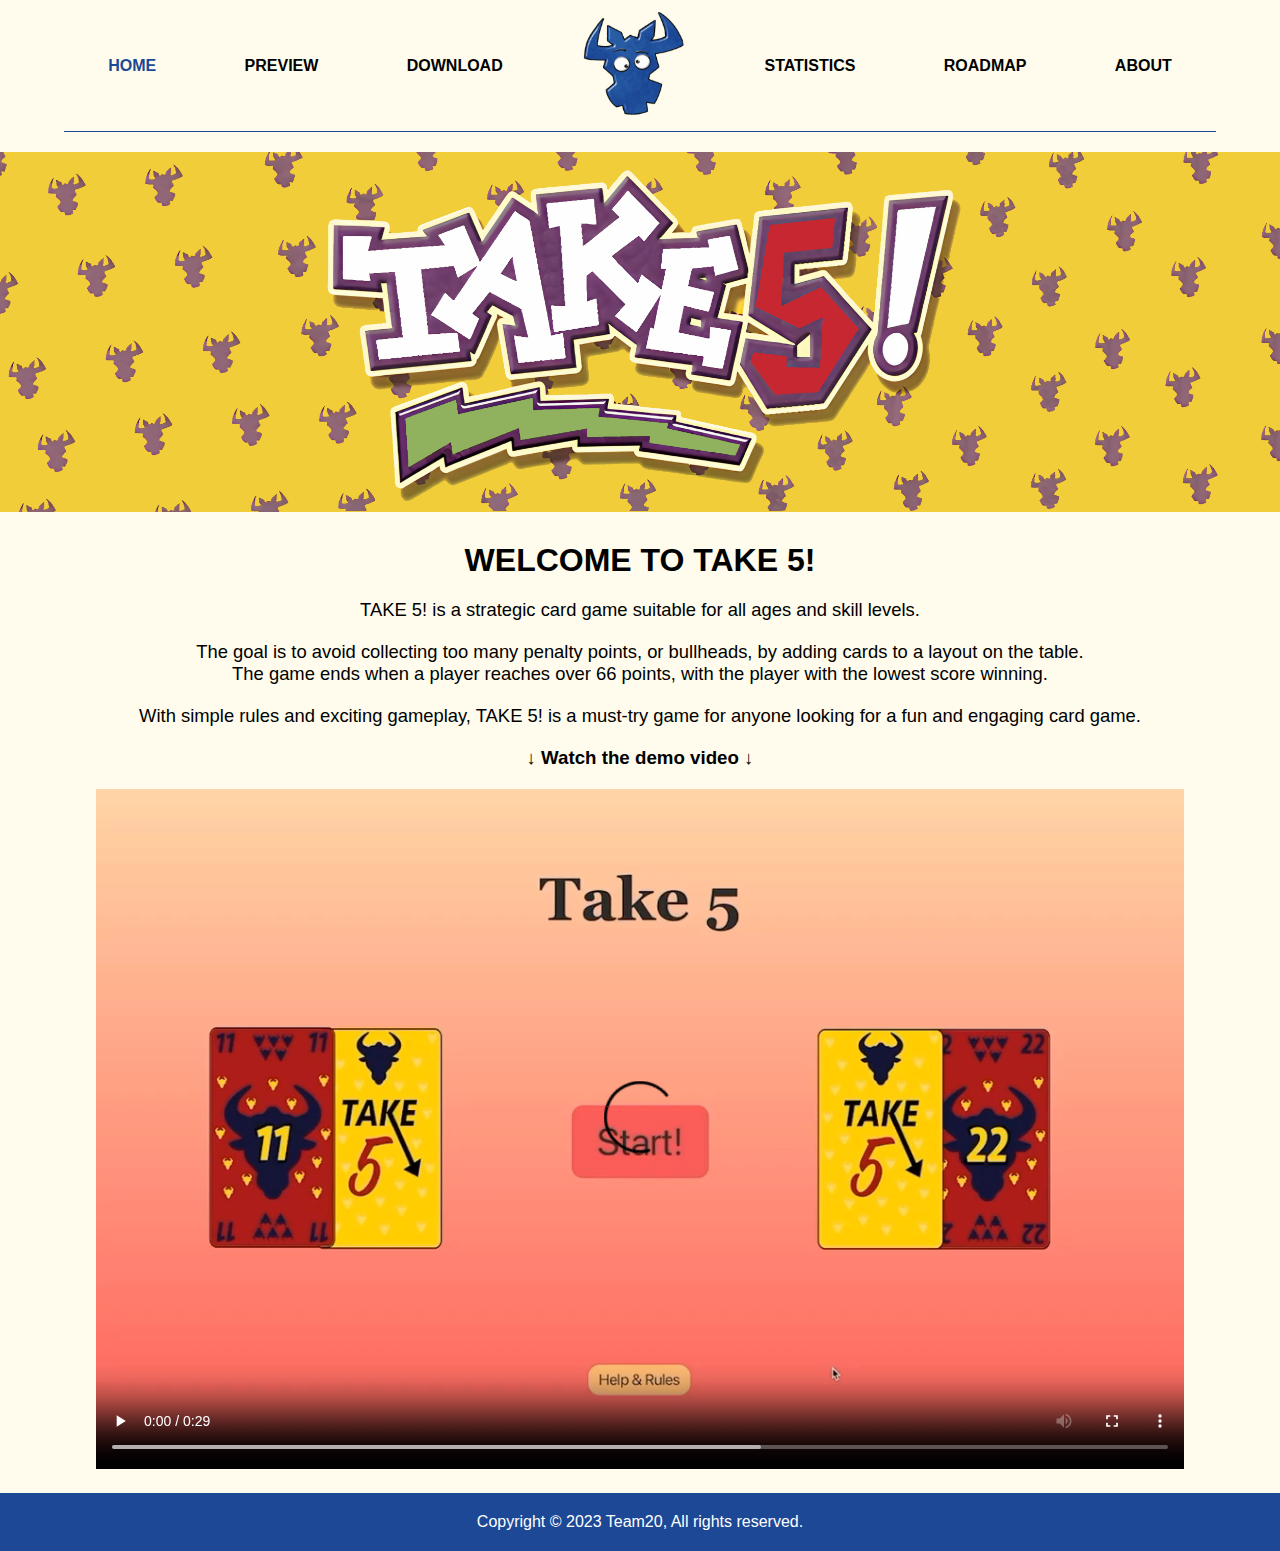
<file: Integration 2 - TAKE5 - Website/index.html>
<!DOCTYPE html>
<html lang="en">
<head>
    <meta charset="UTF-8">
    <title>Home - TAKE 5!</title>
    <link rel="stylesheet" href="CSS/stylesheet.css">
    <link rel="icon" href="MEDIA/layout/favicon-yellow.png">
</head>

<body>

<header>
    <nav>
        <ul>
            <li><a href="index.html" class="current">HOME</a></li>
            <li><a href="HTML/preview.html">PREVIEW</a></li>
            <li><a href="HTML/download.html">DOWNLOAD</a></li>
            <li><img class="logo" src="MEDIA/layout/logo.png" alt="Website l    ogo"></li>
            <li><a href="HTML/statistics.html">STATISTICS</a></li>
            <li><a href="HTML/roadmap.html">ROADMAP</a></li>
            <li><a href="HTML/about.html">ABOUT</a></li>
        </ul>
    </nav>
</header>

<img class="banner" src="MEDIA/layout/home-banner.png" alt="Website banner"/>

<main class="centered">
    <h1>WELCOME TO TAKE 5!</h1>
    <p>TAKE 5! is a strategic card game suitable for all ages and skill levels.</p>
    <p>The goal is to avoid collecting too many penalty points, or bullheads, by adding cards to a layout on the
        table. <br> The game ends when a player reaches over 66 points, with the player with the lowest score winning.
    </p>
    <p>With simple rules and exciting gameplay, TAKE 5! is a must-try game for anyone looking for a fun and engaging
        card game.</p>
    <h3>&#8595; Watch the demo video &#8595;</h3>

    <video controls src="MEDIA/video/demo.mp4"></video>
</main>

<footer>
    Copyright &copy; 2023 Team20, All rights reserved.
</footer>

</body>
</html>
</file>
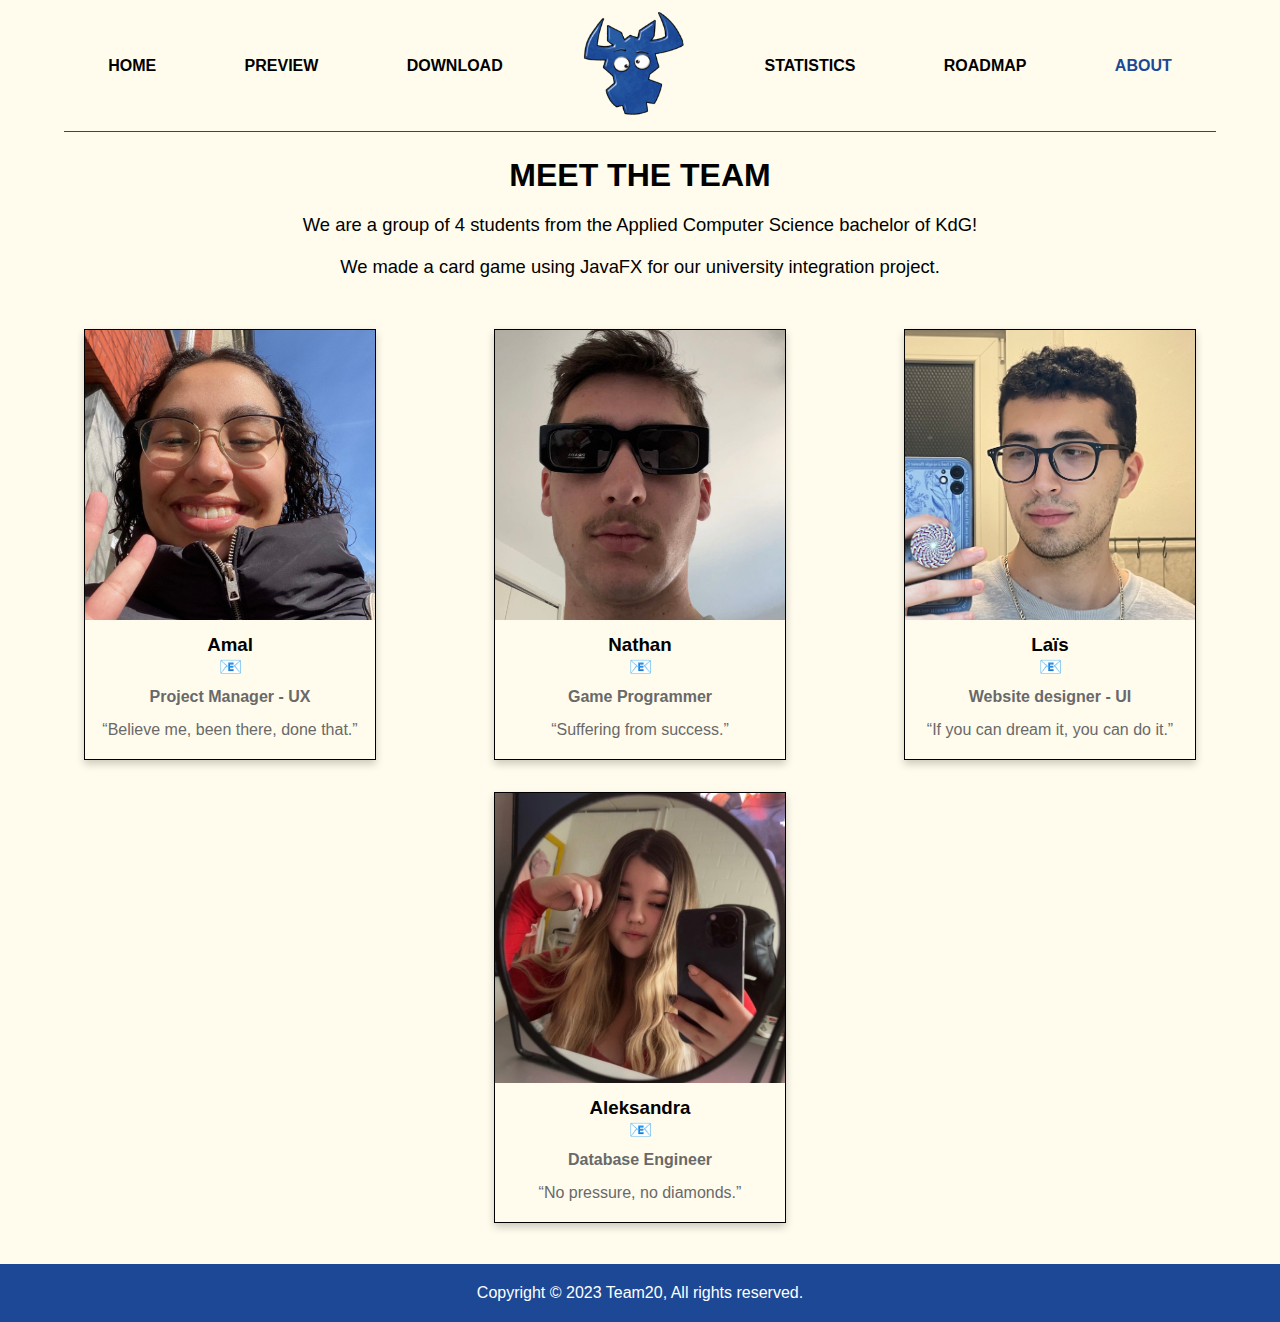
<file: Integration 2 - TAKE5 - Website/HTML/about.html>
<!DOCTYPE html>
<html lang="en">
<head>
    <meta charset="UTF-8">
    <title>About - TAKE 5!</title>
    <link rel="stylesheet" href="../CSS/stylesheet.css">
    <link rel="icon" href="../MEDIA/layout/favicon-yellow.png">
    <script src="../JavaScript/statistics-script.js"></script>
</head>

<body>

<header>
    <nav>
        <ul>
            <li><a href="../index.html">HOME</a></li>
            <li><a href="../HTML/preview.html">PREVIEW</a></li>
            <li><a href="../HTML/download.html">DOWNLOAD</a></li>
            <li><img class="logo" src="../MEDIA/layout/logo.png" alt="Website logo"></li>
            <li><a href="../HTML/statistics.html">STATISTICS</a></li>
            <li><a href="../HTML/roadmap.html">ROADMAP</a></li>
            <li><a href="../HTML/about.html" class="current">ABOUT</a></li>
        </ul>
    </nav>
</header>

<main>
    <section class="centered">
        <h1>MEET THE TEAM</h1>
        <p>We are a group of 4 students from the Applied Computer Science bachelor of KdG!</p>
        <p>We made a card game using JavaFX for our university integration project.</p>
    </section>

    <section class="flex-container">
        <figure class="hover-zoom">
            <img src="../MEDIA/about-images/amal.jpg" alt="Amal">
            <figcaption>
                <h3>Amal<br><a href="mailto:amal.laassikri@student.kdg.be" style="text-decoration: none;">📧</a></h3>
                <b>Project Manager - UX</b>
                <q>Believe me, been there, done that.</q>
            </figcaption>
        </figure>

        <figure class="hover-zoom">
            <img src="../MEDIA/about-images/nathan.jpg" alt="Nathan">
            <figcaption>
                <h3>Nathan<br><a href="mailto:nathan.vannieuwstadt@student.kdg.be" style="text-decoration: none;">📧</a></h3>
                <b>Game Programmer</b>
                <q>Suffering from success.</q>
            </figcaption>
        </figure>

        <figure class="hover-zoom">
            <img src="../MEDIA/about-images/lais.jpg" alt="Laïs">
            <figcaption>
                <h3>Laïs<br><a href="mailto:lais.albaw@student.kdg.be" style="text-decoration: none;">📧</a></h3>
                <b>Website designer - UI</b>
                <q>If you can dream it, you can do it.</q>
            </figcaption>
        </figure>

        <figure class="hover-zoom">
            <img src="../MEDIA/about-images/aleksandra.jpg" alt="Aleksandra">
            <figcaption>
                <h3>Aleksandra<br><a href="mailto:aleksandra.angelova@student.kdg.be" style="text-decoration: none;">📧</a></h3>
                <b>Database Engineer</b>
                <q>No pressure, no diamonds.</q>
            </figcaption>
        </figure>
    </section>
</main>

<footer>
    Copyright &copy; 2023 Team20, All rights reserved.
</footer>

</body>
</html>
</file>
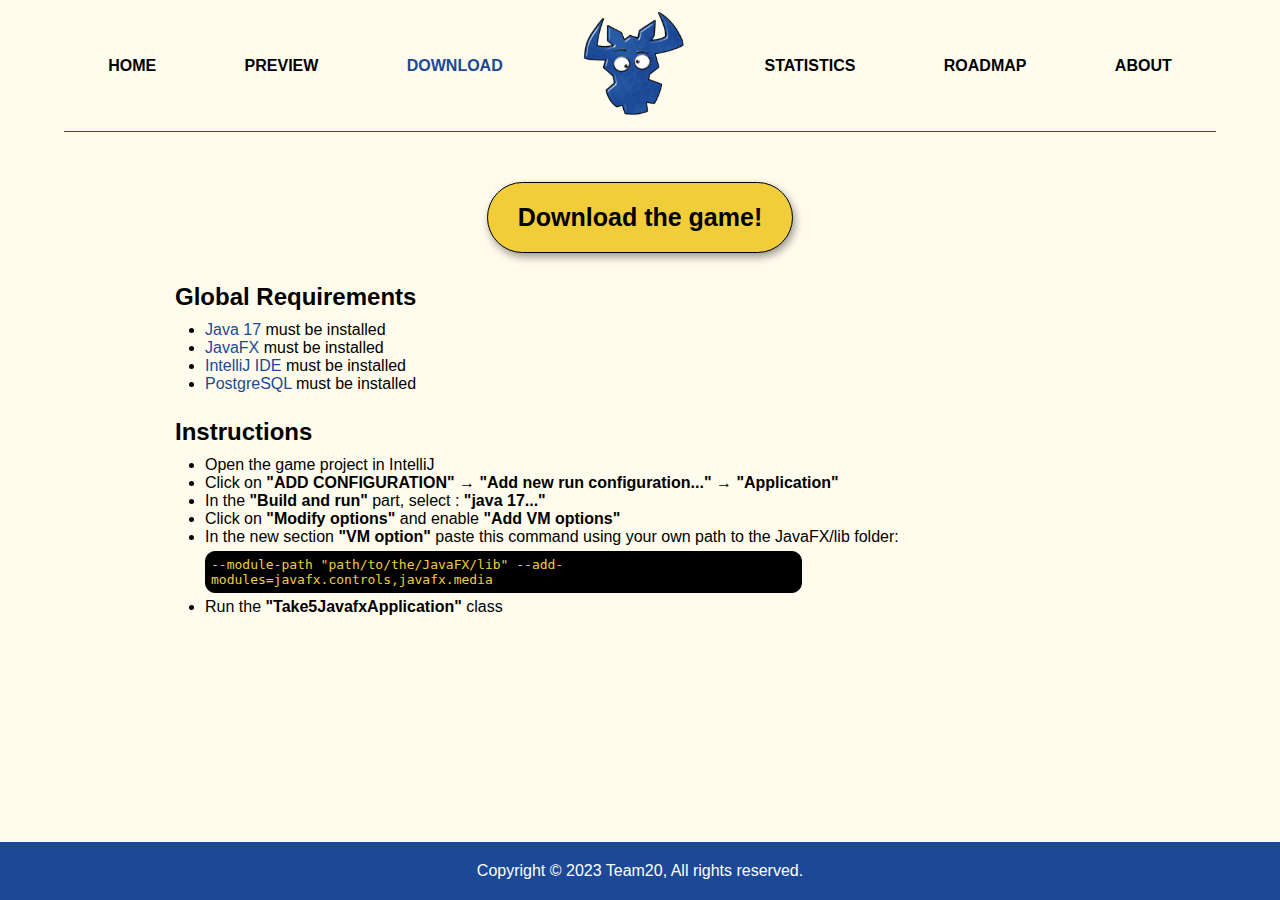
<file: Integration 2 - TAKE5 - Website/HTML/download.html>
<!DOCTYPE html>
<html lang="en">
<head>
    <meta charset="UTF-8">
    <title>Download - TAKE 5!</title>
    <link rel="stylesheet" href="../CSS/stylesheet.css">
    <link rel="icon" href="../MEDIA/layout/favicon-yellow.png">
</head>

<body>

<header>
    <nav>
        <ul>
            <li><a href="../index.html">HOME</a></li>
            <li><a href="../HTML/preview.html">PREVIEW</a></li>
            <li><a href="../HTML/download.html" class="current">DOWNLOAD</a></li>
            <li><img class="logo" src="../MEDIA/layout/logo.png" alt="Website logo"></li>
            <li><a href="../HTML/statistics.html">STATISTICS</a></li>
            <li><a href="../HTML/roadmap.html">ROADMAP</a></li>
            <li><a href="../HTML/about.html">ABOUT</a></li>
        </ul>
    </nav>
</header>

<main class="article">
    <article>
        <div class="flex-centered">
            <a href="../Download/TAKE%205!%20(unzip%20me).zip">
                <button class="hover-zoom">Download the game!</button>
            </a>
        </div>

        <section>
            <h2>Global Requirements</h2>
            <ul>
                <li><a href="https://www.oracle.com/java/technologies/downloads/" target="_blank">Java 17</a> must be
                    installed
                </li>
                <li><a href="https://gluonhq.com/products/javafx/" target="_blank">JavaFX</a> must be installed</li>
                <li><a href="https://www.jetbrains.com/idea/download/#section=windows" target="_blank">IntelliJ IDE</a>
                    must be
                    installed
                </li>
                <li><a href="https://www.postgresql.org/download/" target="_blank">PostgreSQL</a> must be installed</li>
            </ul>
        </section>

        <section>
            <h2>Instructions</h2>
            <ul>
                <li>Open the game project in IntelliJ</li>
                <li>Click on <b>"ADD CONFIGURATION"</b> &#8594 <b>"Add new run configuration..."</b> &#8594 <b>"Application"</b>
                </li>
                <li>In the <b>"Build and run"</b> part, select : <b>"java 17..."</b></li>
                <li>Click on <b>"Modify options"</b> and enable <b>"Add VM options"</b></li>
                <li>In the new section <b>"VM option"</b> paste this command using your own path to the JavaFX/lib
                    folder:
                    <code class="hover-zoom">--module-path "path/to/the/JavaFX/lib" --add-modules=javafx.controls,javafx.media</code></li>
                <li>Run the <b>"Take5JavafxApplication"</b> class</li>
            </ul>
        </section>
    </article>
</main>

<footer>
    Copyright &copy; 2023 Team20, All rights reserved.
</footer>

</body>
</html>
</file>
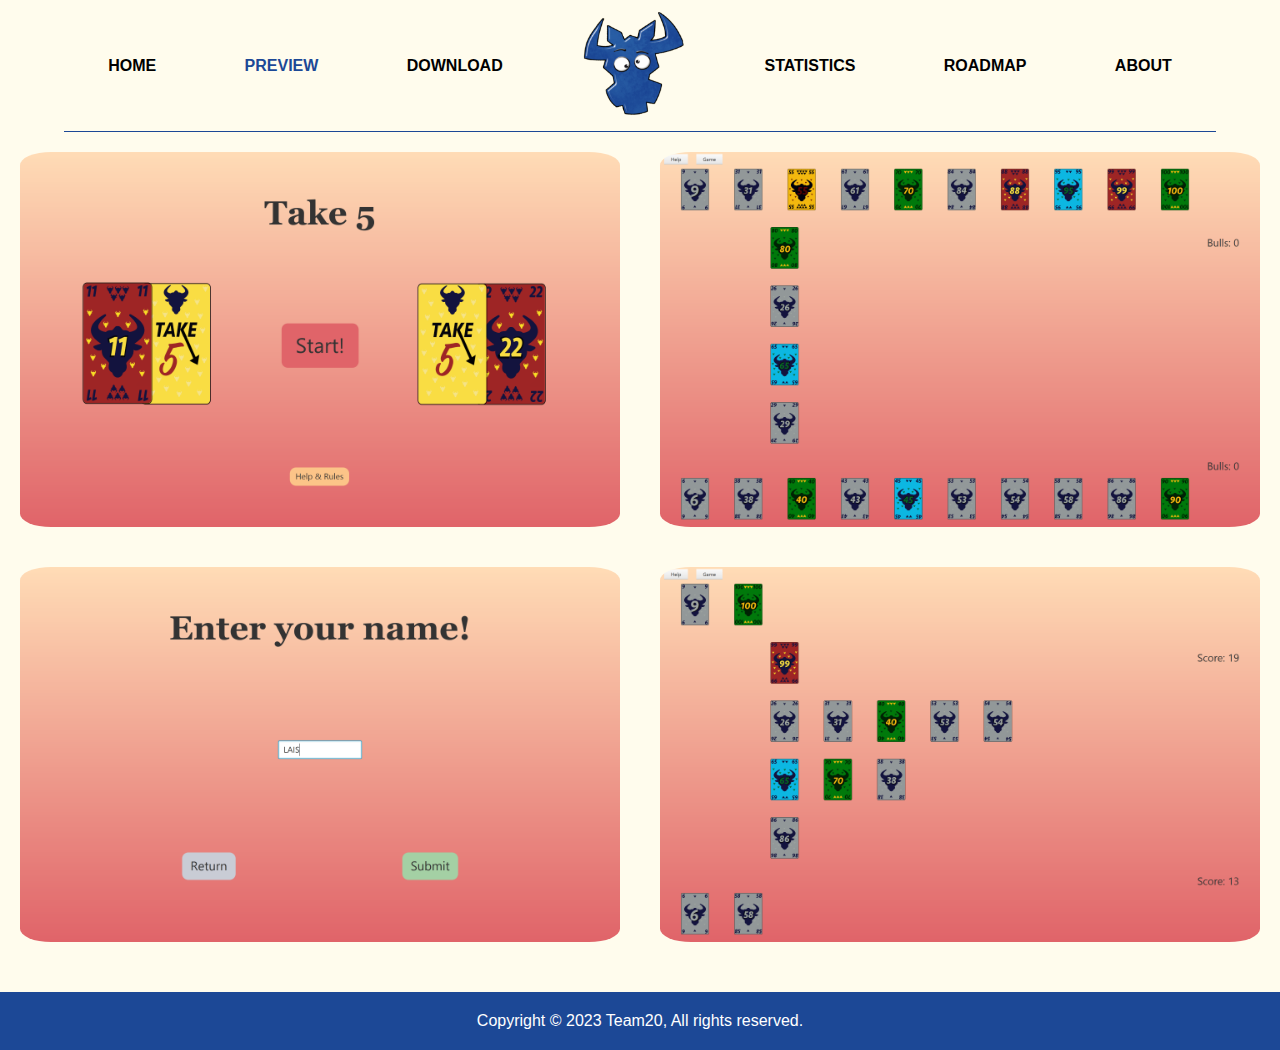
<file: Integration 2 - TAKE5 - Website/HTML/preview.html>
<!DOCTYPE html>
<html lang="en">
<head>
    <meta charset="UTF-8">
    <title>Preview - TAKE 5!</title>
    <link rel="stylesheet" href="../CSS/stylesheet.css">
    <link rel="icon" href="../MEDIA/layout/favicon-yellow.png">
</head>

<body>

<header>
    <nav>
        <ul>
            <li><a href="../index.html">HOME</a></li>
            <li><a href="../HTML/preview.html" class="current">PREVIEW</a></li>
            <li><a href="../HTML/download.html">DOWNLOAD</a></li>
            <li><img class="logo" src="../MEDIA/layout/logo.png" alt="Website logo"></li>
            <li><a href="../HTML/statistics.html">STATISTICS</a></li>
            <li><a href="../HTML/roadmap.html">ROADMAP</a></li>
            <li><a href="../HTML/about.html">ABOUT</a></li>
        </ul>
    </nav>
</header>

<main>
    <div class="flex-container">
        <img class=preview-img src="../MEDIA/preview-images/1-home-screen.png" alt="screenshot">
        <img class=preview-img src="../MEDIA/preview-images/2-in-game.png" alt="screenshot">
        <img class=preview-img src="../MEDIA/preview-images/3-name.png" alt="screenshot">
        <img class=preview-img src="../MEDIA/preview-images/4-in-game.png" alt="screenshot">
    </div>
</main>

<footer>
    Copyright &copy; 2023 Team20, All rights reserved.
</footer>

</body>
</html>
</file>
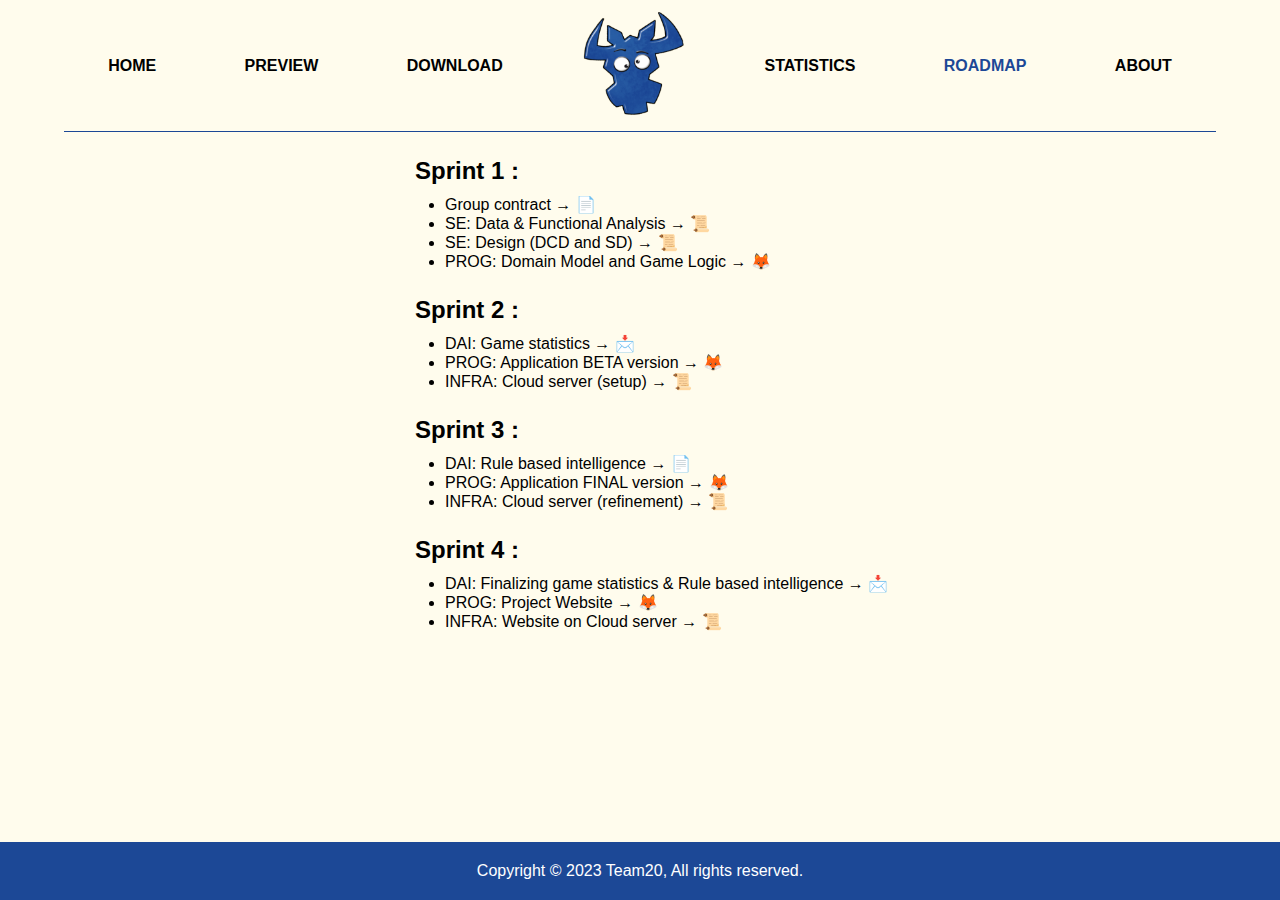
<file: Integration 2 - TAKE5 - Website/HTML/roadmap.html>
<!DOCTYPE html>
<html lang="en">
<head>
    <meta charset="UTF-8">
    <title>Roadmap - TAKE 5!</title>
    <link rel="stylesheet" href="../CSS/stylesheet.css">
    <link rel="icon" href="../MEDIA/layout/favicon-yellow.png">
    <script src="../JavaScript/statistics-script.js"></script>
</head>

<body>

<header>
    <nav>
        <ul>
            <li><a href="../index.html">HOME</a></li>
            <li><a href="../HTML/preview.html">PREVIEW</a></li>
            <li><a href="../HTML/download.html">DOWNLOAD</a></li>
            <li><img class="logo" src="../MEDIA/layout/logo.png" alt="Website logo"></li>
            <li><a href="../HTML/statistics.html">STATISTICS</a></li>
            <li><a href="../HTML/roadmap.html" class="current">ROADMAP</a></li>
            <li><a href="../HTML/about.html">ABOUT</a></li>
        </ul>
    </nav>
</header>

<main class="article">
    <div class=roadmap>
        <section class="hover-zoom">
            <h2>Sprint 1 : </h2>
            <ul>
                <li>Group contract &#8594 <a
                        href="https://docs.google.com/document/d/112EgGi53Hb01fxH6udOHML_k9jSdF-THTqGn7tRkdFY/edit"
                        style="text-decoration: none;" target="_blank">📄</a></li>
                <li>SE: Data & Functional Analysis &#8594 <a
                        href="https://drive.google.com/drive/u/1/folders/1gzTq28nB0V1YIlnz_qoIpzwoiI0hwNM5"
                        style="text-decoration: none;" target="_blank">📜</a></li>
                <li>SE: Design (DCD and SD) &#8594 <a
                        href="https://drive.google.com/drive/u/1/folders/1frXwRAT9hJ2unSYSxpUryTltzycoBmke"
                        style="text-decoration: none;" target="_blank">📜</a></li>
                <li>PROG: Domain Model and Game Logic &#8594 <a
                        href="https://gitlab.com/kdg-ti/integration-1.2/2022-2023/s2-20/S2-20"
                        style="text-decoration: none;" target="_blank">🦊</a></li>
            </ul>
        </section>

        <section class="hover-zoom">
            <h2>Sprint 2 : </h2>
            <ul>
                <li>DAI: Game statistics &#8594 <a
                        href="https://docs.google.com/document/d/1yJuR6pbqGD7URYeJgpHZyB1aeoiRMcoRZtbtSbIEJyo/edit#heading=h.l357p1pfbj1f"
                        style="text-decoration: none;" target="_blank">📩</a></li>
                <li>PROG: Application BETA version &#8594 <a
                        href="https://gitlab.com/kdg-ti/integration-1.2/2022-2023/s2-20/S2-20"
                        style="text-decoration: none;" target="_blank">🦊</a></li>
                <li>INFRA: Cloud server (setup) &#8594 <a
                        href="https://docs.google.com/document/d/1sxlNdbb4XYyBtx9RTU2RW_QTDu-naM9qA41NUKuFbHQ/edit#heading=h.9i1kshaz0eu"
                        style="text-decoration: none;" target="_blank">📜</a></li>
            </ul>
        </section>

        <section class="hover-zoom">
            <h2>Sprint 3 : </h2>
            <ul>
                <li>DAI: Rule based intelligence &#8594 <a
                        href="https://docs.google.com/document/d/16LQ1NoIU1dF4oTCLzZziQYUyiDTqdl2h2wqANWTcSWk/edit"
                        style="text-decoration: none;" target="_blank">📄</a></li>
                <li>PROG: Application FINAL version &#8594 <a
                        href="https://gitlab.com/kdg-ti/integration-1.2/2022-2023/s2-20/S2-20"
                        style="text-decoration: none;" target="_blank">🦊</a></li>
                <li>INFRA: Cloud server (refinement) &#8594 <a
                        href="https://docs.google.com/document/d/1sxlNdbb4XYyBtx9RTU2RW_QTDu-naM9qA41NUKuFbHQ/edit#heading=h.9i1kshaz0eu"
                        style="text-decoration: none;" target="_blank">📜</a></li>
            </ul>
        </section>

        <section class="hover-zoom">
            <h2>Sprint 4 : </h2>
            <ul>
                <li>DAI: Finalizing game statistics & Rule based intelligence &#8594 <a
                        href="https://docs.google.com/document/d/1mxMl25t-N3Wnyjd6CjLxAW60pXt5jTWITBFEAaCxlGE/edit"
                        style="text-decoration: none;" target="_blank">📩</a></li>
                <li>PROG: Project Website &#8594 <a
                        href="https://gitlab.com/kdg-ti/integration-1.2/2022-2023/s2-20/S2-20"
                        style="text-decoration: none;" target="_blank">🦊</a>
                </li>
                <li>INFRA: Website on Cloud server &#8594 <a
                        href="https://docs.google.com/document/d/1sxlNdbb4XYyBtx9RTU2RW_QTDu-naM9qA41NUKuFbHQ/edit#heading=h.9i1kshaz0eu"
                        style="text-decoration: none;" target="_blank">📜</a></li>
            </ul>
        </section>
    </div>
</main>

<footer>
    Copyright &copy; 2023 Team20, All rights reserved.
</footer>

</body>
</html>
</file>
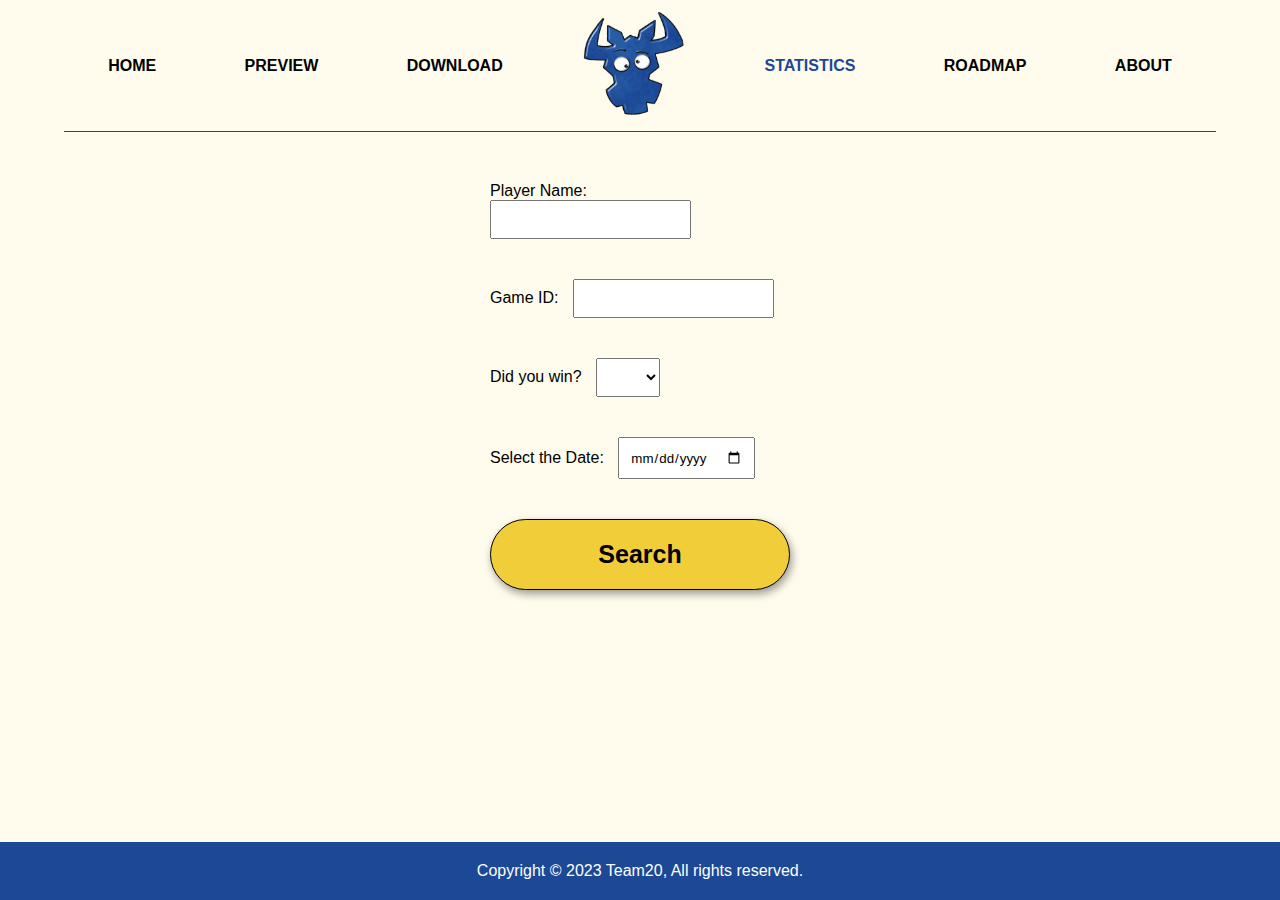
<file: Integration 2 - TAKE5 - Website/HTML/statistics-landing.html>
<!DOCTYPE html>
<html lang="en">
<head>
    <meta charset="UTF-8">
    <title>Statistics Search - TAKE 5!</title>
    <link rel="stylesheet" href="../CSS/stylesheet.css">
    <link rel="icon" href="../MEDIA/layout/favicon-yellow.png">
    <script src="../JavaScript/statistics-landing-script.js"></script>
</head>

<body>

<header>
    <nav>
        <ul>
            <li><a href="../index.html">HOME</a></li>
            <li><a href="../HTML/preview.html">PREVIEW</a></li>
            <li><a href="../HTML/download.html">DOWNLOAD</a></li>
            <li><img class="logo" src="../MEDIA/layout/logo.png" alt="Website logo"></li>
            <li><a href="../HTML/statistics.html" class="current">STATISTICS</a></li>
            <li><a href="../HTML/roadmap.html">ROADMAP</a></li>
            <li><a href="../HTML/about.html">ABOUT</a></li>
        </ul>
    </nav>
</header>

<main class="article">
    <article>
        <form>
            <div>
                <label for="name">Player Name:</label>
                <input type="text" id="name" name="name">
            </div>

            <div>
                <label for="id">Game ID:</label>
                <input type="number" id="id" name="id">
            </div>

            <div>
                <label for="W/L">Did you win?</label>
                <select name="W/L" id="W/L">
                    <option></option>
                    <option>Yes</option>
                    <option>No</option>
                </select>
            </div>

            <div>
                <label for="date">Select the Date:</label>
                <input type="date" id="date" name="date">
            </div>

            <button class=hover-zoom type="submit" id="submit">Search</button>
        </form>
    </article>
</main>

<footer>
    Copyright &copy; 2023 Team20, All rights reserved.
</footer>

</body>
</html>
</file>
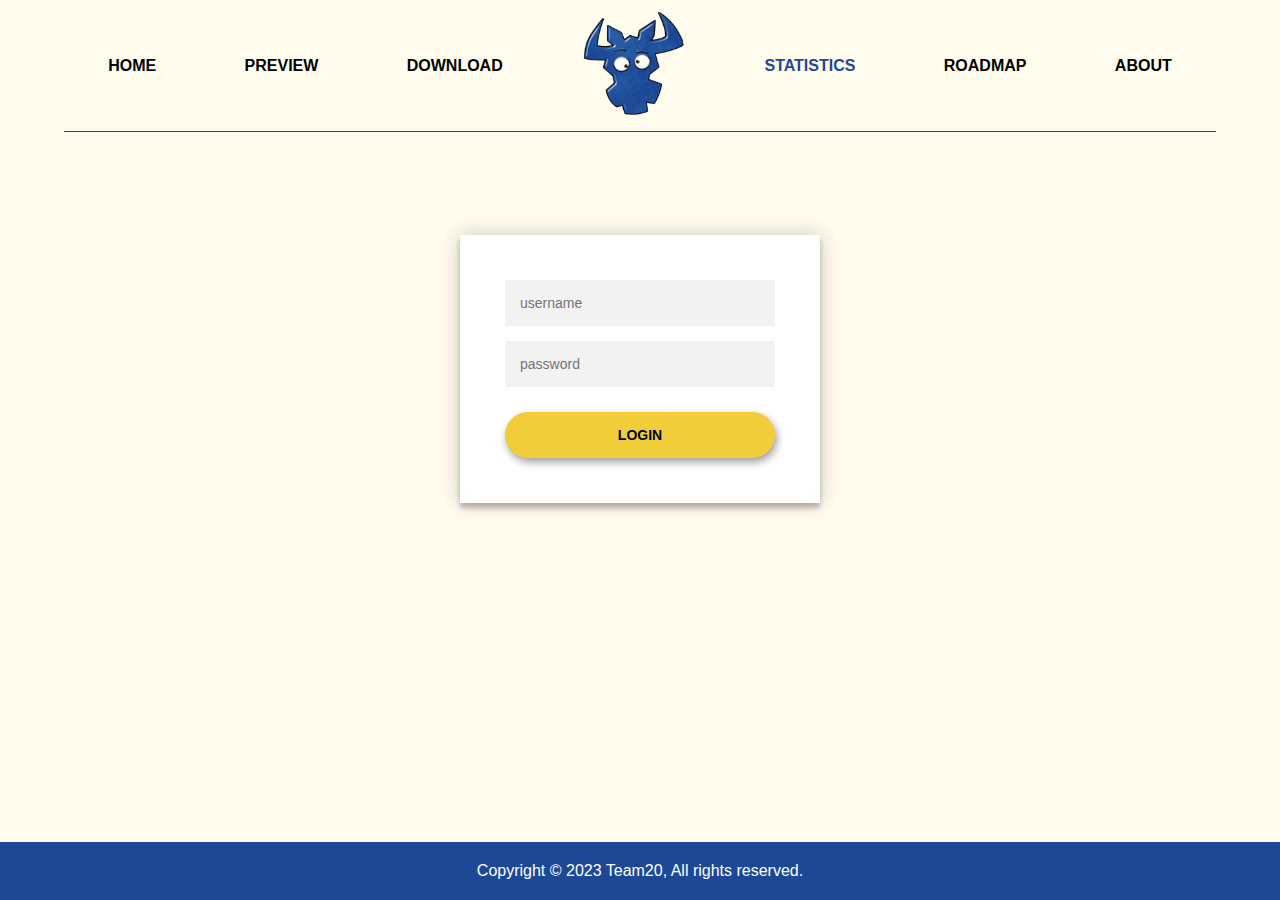
<file: Integration 2 - TAKE5 - Website/HTML/statistics.html>
<!DOCTYPE html>
<html lang="en">
<head>
    <meta charset="UTF-8">
    <title>Statistics - TAKE 5!</title>
    <link rel="stylesheet" href="../CSS/stylesheet.css">
    <link rel="icon" href="../MEDIA/layout/favicon-yellow.png">
    <script src="../JavaScript/statistics-script.js"></script>
</head>

<body>

<header>
    <nav>
        <ul>
            <li><a href="../index.html">HOME</a></li>
            <li><a href="../HTML/preview.html">PREVIEW</a></li>
            <li><a href="../HTML/download.html">DOWNLOAD</a></li>
            <li><img class="logo" src="../MEDIA/layout/logo.png" alt="Website logo"></li>
            <li><a href="../HTML/statistics.html" class="current">STATISTICS</a></li>
            <li><a href="../HTML/roadmap.html">ROADMAP</a></li>
            <li><a href="../HTML/about.html">ABOUT</a></li>
        </ul>
    </nav>
</header>

<main>
    <div class="login-page" id="login-form">
        <div class="form">
            <form class="login-form">
                <input class="hover-zoom" type="text" placeholder="username" id="username-field" required="required"
                       autocomplete="off"/>
                <input class="hover-zoom" type="password" placeholder="password" id="password-field"
                       required="required"/>
                <button type="submit"><a>login</a></button>
            </form>
        </div>
    </div>
</main>

<footer>
    Copyright &copy; 2023 Team20, All rights reserved.
</footer>

</body>
</html>
</file>
<file: Integration 2 - TAKE5 - Website/CSS/stylesheet.css>
/* WEBSITE THEME */

* {
    font-family: sans-serif;
    margin: 0;
}

body {
    background-color: #fffced;
    display: flex;
    flex-direction: column;
    min-height: 100vh;
}

section {
    margin: 25px;
}

h1 {
    margin: 10px;
}

h2 {
    margin: 10px;
}


h3 {
    margin-top: 10px;
}

p {
    padding: 10px 5%;
    max-width: 1800px;
}

a {
    text-decoration: none;
    font-weight: bold;
    color: black;
}

.centered {
    text-align: center;
}

.centered p {
    font-size: 115%;
}

.flex-container {
    justify-content: space-around;
    display: flex;
    flex-wrap: wrap;
}

.article {
    margin: 0 auto;
    width: 95%;
    max-width: 1000px;
}

.hover-zoom {
    transition: transform .25s ease-in-out;
}

.hover-zoom:hover {
    transform: scale(1.1);
    transform-origin: center;
}

/* ----------------------------------------------------------------------------------------------------------------- */
/* LOGO & NAVIGATION & FOOTER*/

.logo {
    margin: auto;
    display: block;
    width: 115px;
    transition: transform .3s ease-in-out;
}

.logo:hover {
    transform: scale(1.05);
    transform-origin: center;
}

nav ul {
    list-style-type: none;
    display: flex;
    padding: 10px 0;
    margin: auto;
    border-bottom: #1c4896 solid 1px;
    width: 90%;
    max-width: 1900px;
}

nav ul li {
    margin: auto;
}

nav a {
    padding: 15px;
}

nav a:hover {
    background-color: #785071;
    color: white;
    border-radius: 50px;
}

nav .current {
    color: #1c4896;
}

footer {
    margin-top: auto;
    background-color: #1c4896;
    color: white;
    text-align: center;
    padding-top: 20px;
    padding-bottom: 20px;
}

/* ----------------------------------------------------------------------------------------------------------------- */
/* HOME PAGE */

.banner {
    margin-top: 20px;
    margin-bottom: 20px;
    width: 100%;
    transition: transform .3s;
}

.banner:hover {
    transform: scale(1.01);
    transform-origin: center;
}

video {
    margin: 20px;
    width: 85%;
    transition: transform .3s;
}

video:hover {
    transform: scale(1.01);
    transform-origin: center;
}

/* ----------------------------------------------------------------------------------------------------------------- */
/* PREVIEW PAGE */

.preview-img {
    width: 90%;
    max-width: 600px;
    height: auto;
    padding: 20px;
    border-radius: 8%;
    transition: transform .3s;
}

.preview-img:hover {
    transform: scale(1.1);
    transform-origin: center;
}

/* ----------------------------------------------------------------------------------------------------------------- */
/* DOWNLOAD PAGE */

.flex-centered {
    display: flex;
    justify-content: center;
}

button {
    background-color: #f1ce39;
    color: black;
    border: 1px solid;
    font-weight: 550;
    padding: 20px 30px;
    cursor: pointer;
    font-size: 25px;
    border-radius: 100px;
    box-shadow: 2px 4px 8px 0 rgba(0, 0, 0, 0.4);
}

button:hover {
    background-color: #1c4896;
    color: white;
}

section a {
    color: #1c4896;
    font-weight: normal;
}

section a:hover {
    text-decoration: underline;
}

article {
    margin: 50px 0;
}

code {
    display: block;
    background-color: black;
    max-width: 585px;
    color: #f1ce39;
    font-family: monospace;
    padding: 5px;
    margin: 5px 0;
    border-radius: 10px;
    border: 1px solid black;
}

/* ----------------------------------------------------------------------------------------------------------------- */
/* STATISTICS PAGE */

.login-page {
    width: 360px;
    padding: 8% 0 0;
    margin: auto;
}

.form {
    background: #FFFFFF;
    padding: 45px;
    box-shadow: 0 0 20px 0 rgba(0, 0, 0, 0.2), 0 5px 5px 0 rgba(0, 0, 0, 0.24);
}

.form input {
    font-family: sans-serif;
    outline: 0;
    background: #f2f2f2;
    width: 100%;
    border: 0;
    margin: 0 0 15px;
    padding: 15px;
    box-sizing: border-box;
    font-size: 14px;
}

.form button {
    font-family: sans-serif;
    text-transform: uppercase;
    outline: 0;
    background: #f1ce39;
    color: black;
    width: 100%;
    border: 0;
    margin-top: 10px;
    padding: 15px;
    font-size: 14px;
    cursor: pointer;
}

.form button:hover, .form button:active, .form button:focus {
    background: #1c4896;
    color: white;
}

/* ----------------------------------------------------------------------------------------------------------------- */
/* STATISTICS-LANDING PAGE */

form {
    display: flex;
    flex-direction: column;
    max-width: 300px;
    margin: 0 auto;
}

div {
    margin-bottom: 30px;
}

label {
    margin-right: 10px;
}

input,
select {
    padding: 10px;
    margin-bottom: 10px;
}

/* ----------------------------------------------------------------------------------------------------------------- */
/* ROADMAP PAGE */

.roadmap {
    padding-left: 240px;
}

/* ----------------------------------------------------------------------------------------------------------------- */
/* ABOUT PAGE */

figure {
    box-shadow: 0 4px 8px 0 rgba(0, 0, 0, 0.2);
    border: 1px solid;
    margin: 1em;
    width: auto;
    height: auto;
}

figure img {
    width: 290px;
    height: auto;
    justify-content: center;
}

figcaption h3 {
    padding: 10px;
    margin: 0;
    color: black;
}

figcaption {
    color: dimgray;
    padding-bottom: 5px;
    text-align: center;
}

q {
    display: block;
    box-sizing: border-box;
    max-width: 290px;
    padding: 15px;
    height: auto;
}

/* ----------------------------------------------------------------------------------------------------------------- */
</file>
